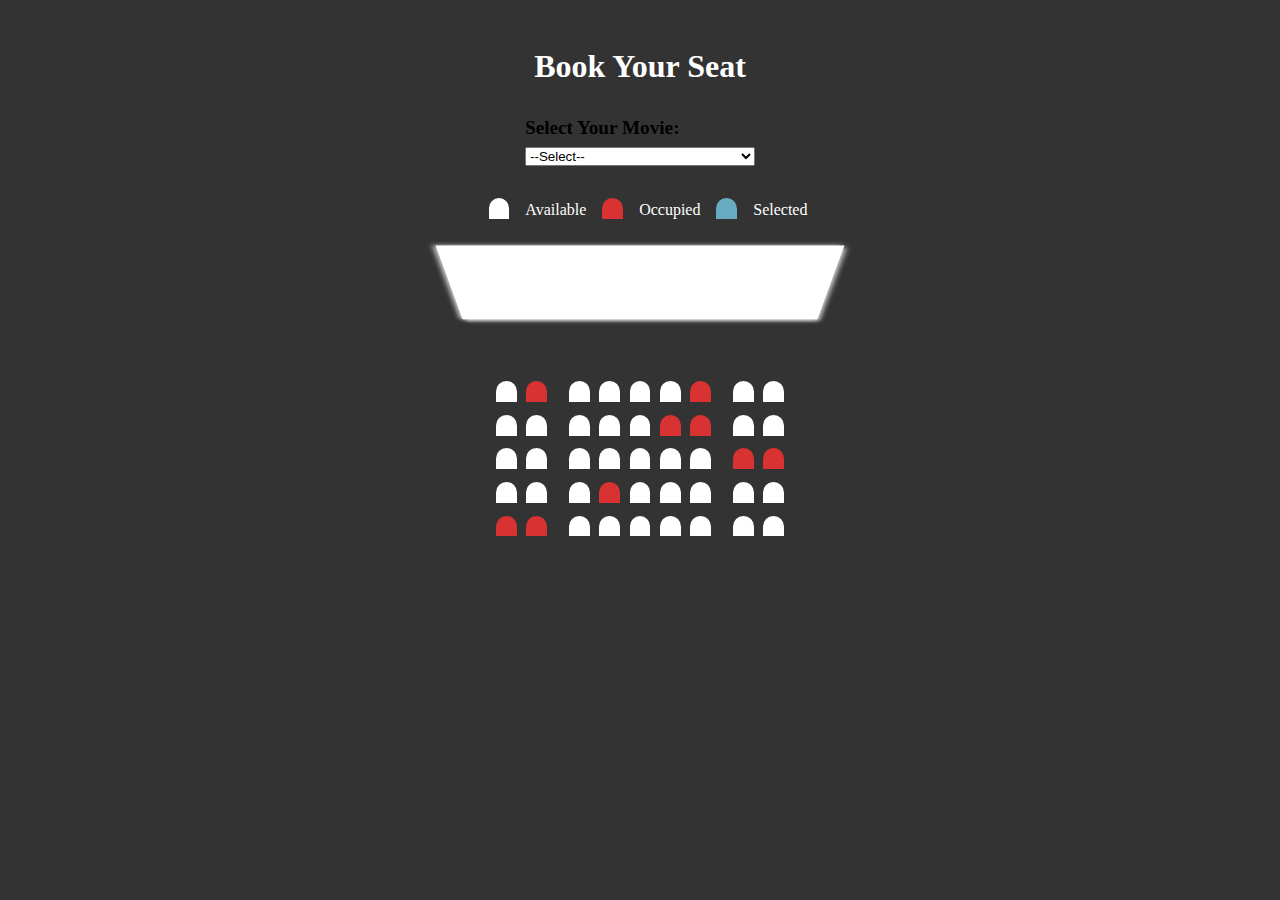
<file: Basic Movie Booking System/index.html>
<!DOCTYPE html>
<html lang="en">
<head>
    <meta charset="UTF-8">
    <meta http-equiv="X-UA-Compatible" content="IE=edge">
    <meta name="viewport" content="width=device-width, initial-scale=1.0">
    <link rel="stylesheet" href="styles.css">
    <title>Basic Movie Booking System</title>
</head>
<body>
    <div class="main-container">
        <h2>Book Your Seat</h2>
        <div class="movie-book-container">
            <div class="movie-select">
                <label for="movies">Select Your Movie:</label>
                <select name="movies" id="movies">
                    <option value="0">--Select--</option>
                    <option value="300">Dark Knight - Rs. 300</option>
                    <option value="400">Avengers Rs. 400</option>
                    <option value="350">Kashmir Files - Rs. 350</option>
                    <option value="250">RRR - Rs. 250</option>
                </select>
            </div>
            
            <div class="seat-info">
                <div class="available"></div>
                <span>Available</span>
                <div class="occupied"></div>
                <span>Occupied</span>
                <div class="selected"></div>
                <span>Selected</span>
            </div>
            <div class="screen-container">
                <div class="movie-screen"></div>
            </div>
            <div class="seats-container">
                <div class="seats-row">
                    <div class="seat"></div>
                    <div class="seat occupied"></div> &nbsp;&nbsp;&nbsp;
                    <div class="seat"></div>
                    <div class="seat"></div>
                    <div class="seat"></div>
                    <div class="seat"></div>
                    <div class="seat occupied"></div> &nbsp;&nbsp;&nbsp;
                    <div class="seat"></div> 
                    <div class="seat"></div>
                </div>
                <div class="seats-row">
                    <div class="seat"></div>
                    <div class="seat"></div> &nbsp;&nbsp;&nbsp;
                    <div class="seat"></div>
                    <div class="seat"></div>
                    <div class="seat"></div>
                    <div class="seat occupied"></div>
                    <div class="seat occupied"></div> &nbsp;&nbsp;&nbsp;
                    <div class="seat"></div>
                    <div class="seat"></div>
                </div>
                <div class="seats-row">
                    <div class="seat"></div>
                    <div class="seat"></div> &nbsp;&nbsp;&nbsp;
                    <div class="seat"></div>
                    <div class="seat"></div>
                    <div class="seat"></div>
                    <div class="seat"></div>
                    <div class="seat"></div> &nbsp;&nbsp;&nbsp;
                    <div class="seat occupied"></div>
                    <div class="seat occupied"></div>
                </div>
                <div class="seats-row">
                    <div class="seat"></div>
                    <div class="seat"></div> &nbsp;&nbsp;&nbsp;
                    <div class="seat"></div>
                    <div class="seat occupied"></div>
                    <div class="seat"></div>
                    <div class="seat"></div>
                    <div class="seat"></div> &nbsp;&nbsp;&nbsp;
                    <div class="seat"></div>
                    <div class="seat"></div>
                </div>
                <div class="seats-row">
                    <div class="seat occupied"></div>
                    <div class="seat occupied"></div> &nbsp;&nbsp;&nbsp;
                    <div class="seat"></div>
                    <div class="seat"></div>
                    <div class="seat"></div>
                    <div class="seat"></div>
                    <div class="seat"></div> &nbsp;&nbsp;&nbsp;
                    <div class="seat"></div>
                    <div class="seat"></div>
                </div>
            </div>   
        </div>
        <div class="displayPrice">
            <h3></h3>
        </div>
    </div>

    <script src="app.js"></script>
</body>
</html>
</file>
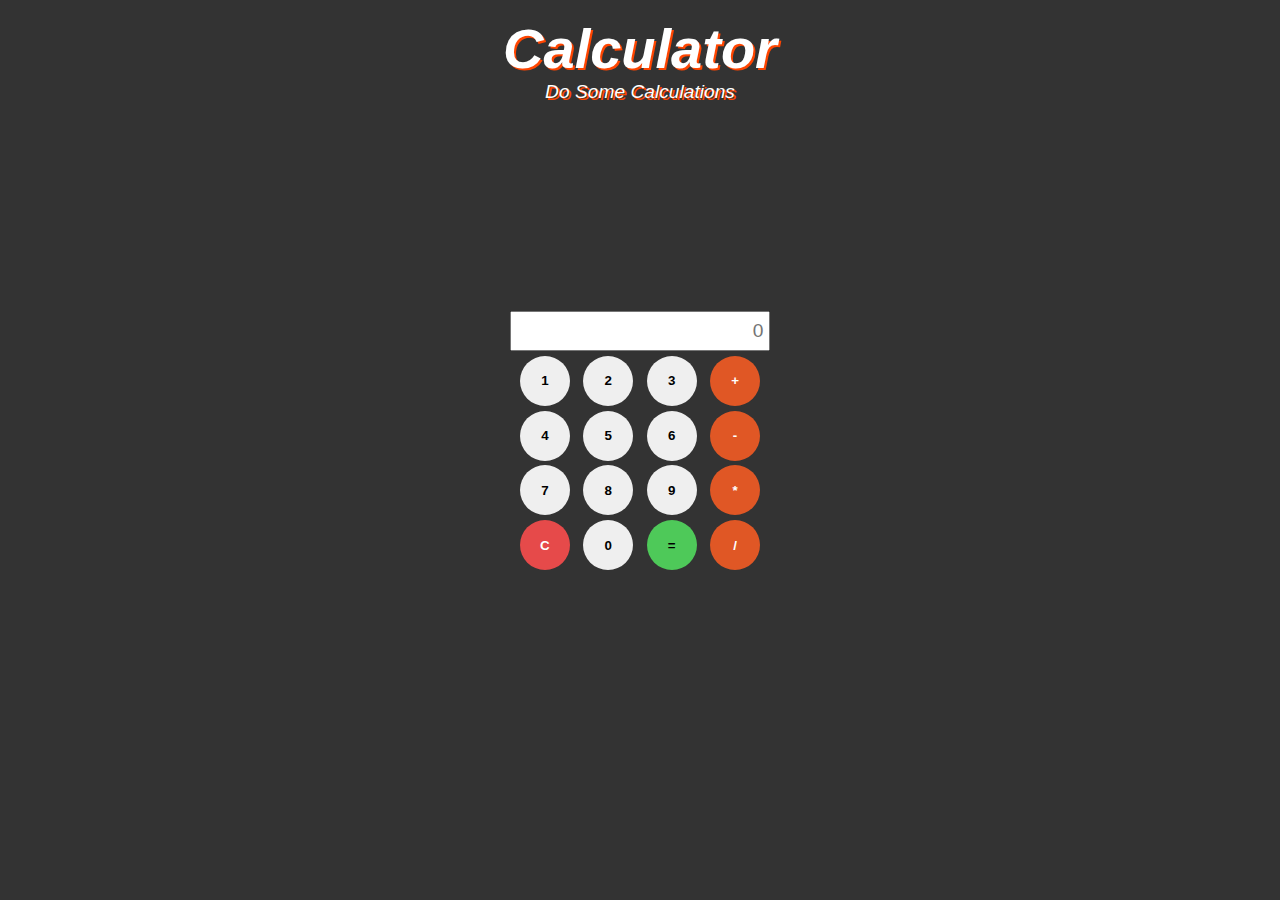
<file: Calculator/index.html>
<!DOCTYPE html>
<html lang="en">
<head>
    <meta charset="UTF-8">
    <meta http-equiv="X-UA-Compatible" content="IE=edge">
    <meta name="viewport" content="width=device-width, initial-scale=1.0">
    <link rel="stylesheet" href="styles.css">
    <title>Calculator</title>
</head>
<body>
    <div id="header">
        <h2 id = "heading"><i>Calculator</i></h2>
        <p><i>Do Some Calculations</i></p>
    </div>

    <div class="container">
        <div class="calc-container">
            <div class="row display">
                <input type="text" placeholder = 0>
            </div>
            <div class="row first_row">
                <button class="operand">1</button>
                <button class="operand">2</button>
                <button class="operand">3</button>
                <button class="operator">+</button>
            </div>
            <div class="row second_row">
                <button class="operand">4</button>
                <button class="operand">5</button>
                <button class="operand">6</button>
                <button class="operator">-</button>
            </div>
            <div class="row third_row">
                <button class="operand">7</button>
                <button class="operand">8</button>
                <button class="operand">9</button>
                <button class="operator">*</button>
            </div>
            <div class="row fourth-row">
                <button class="reset">C</button>
                <button class="operand">0</button>
                <button class="equal">=</button>
                <button class="operator">/</button>
            </div>
        </div> 
    </div>

    <script src="app.js"></script>
</body>
</html>
</file>
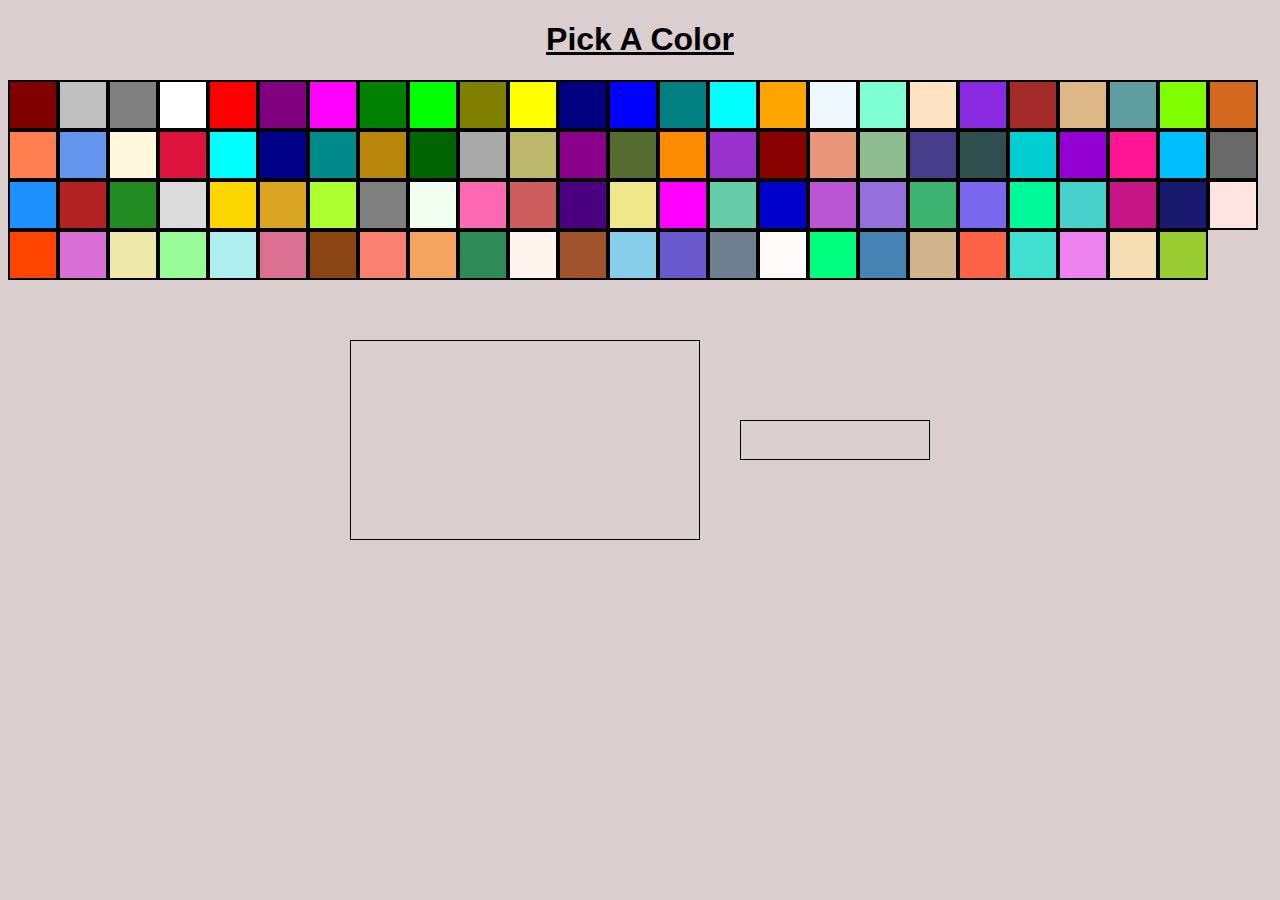
<file: Color Picker/index.html>
<!DOCTYPE html>
<html lang="en">
<head>
    <meta charset="UTF-8">
    <meta http-equiv="X-UA-Compatible" content="IE=edge">
    <meta name="viewport" content="width=device-width, initial-scale=1.0">
    <title>Color Picker</title>
    <link rel="stylesheet" href="styles.css">
</head>
<body>
    <h1><u>Pick A Color</u></h1>
    <div id="color-container"></div>
    <div id = "output">
        <div id = "color-display"></div>
        <div id = "colorName-display"></div>
    </div> 
    <script src="script.js"></script>
</body>
</html>
</file>
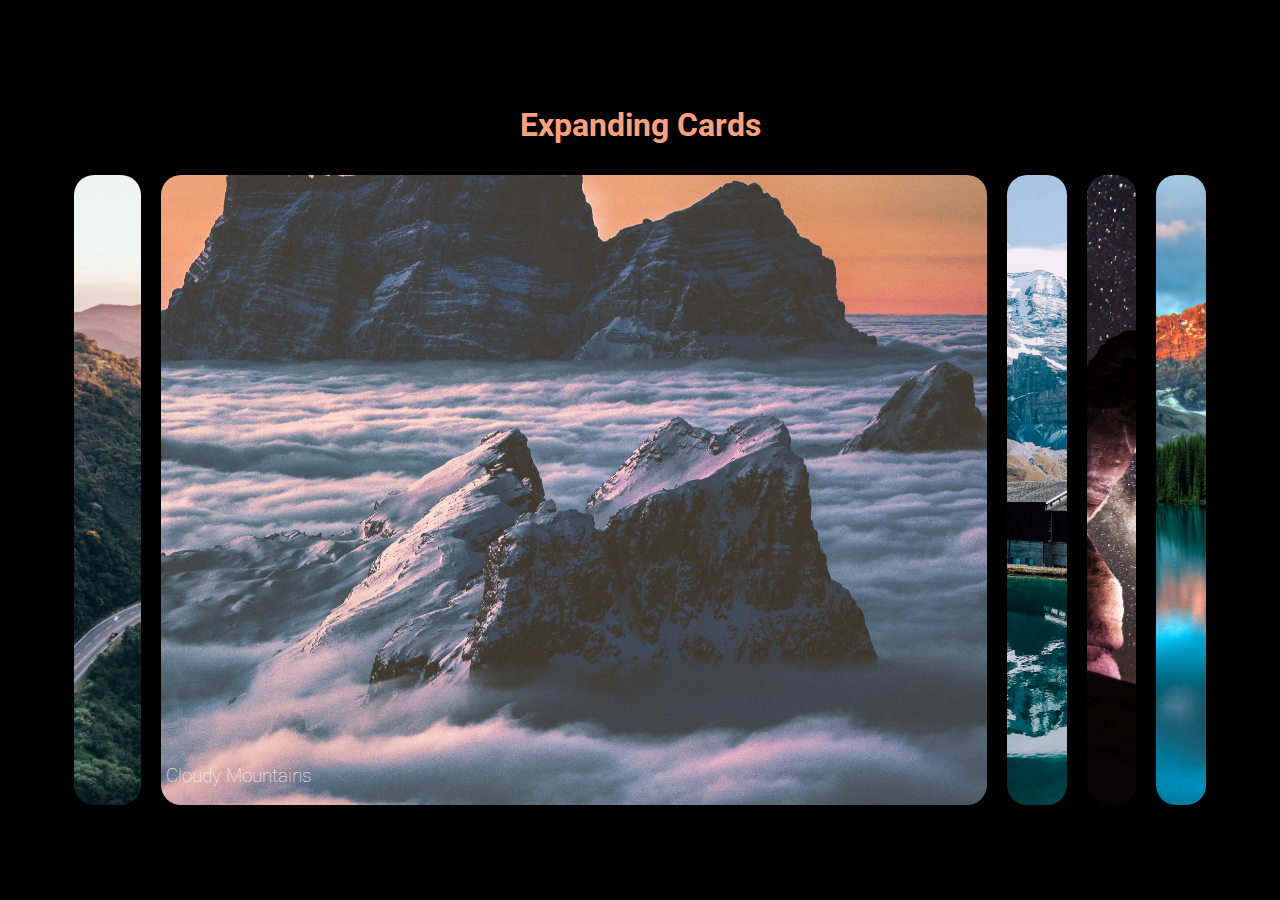
<file: Expanding Cards/index.html>
<!DOCTYPE html>
<html lang="en">
<head>
    <meta charset="UTF-8">
    <meta http-equiv="X-UA-Compatible" content="IE=edge">
    <meta name="viewport" content="width=device-width, initial-scale=1.0">
    <link rel="stylesheet" href="https://cdnjs.cloudflare.com/ajax/libs/font-awesome/6.0.0-beta3/css/all.min.css" integrity="sha512-Fo3rlrZj/k7ujTnHg4CGR2D7kSs0v4LLanw2qksYuRlEzO+tcaEPQogQ0KaoGN26/zrn20ImR1DfuLWnOo7aBA==" crossorigin="anonymous" referrerpolicy="no-referrer" />
    <link rel="stylesheet" href="styles.css">
    <title>Expanding Cards</title>
</head>
<body>
    <h1>Expanding Cards</h1>
    <div class="img-container">
        <div class = "img-item" style="background-image: url(images/A\ Road\ To\ Heaven.jpg);">
            <h3>A Road To Heaven</h3>
        </div>
        <div class = "img-item active" style="background-image: url(images/Cloudy\ Mountains.jpg);">
            <h3>Cloudy Mountains</h3>
        </div>
        <div class = "img-item" style = "background-image: url(images/Dream\ Place\ To\ Live.jpg);">
            <h3>Dream Place</h3>
        </div>
        <div class = "img-item" style = "background-image: url(images/Night\ Stars.jpg);">
            <h3>Night Stars</h3>
        </div>
        <div class = "img-item" style = "background-image: url(images/Shiny\ Lake.jpg);">
            <h3>Shiny Lake</h3>
        </div>
    </div>
    <script src="script.js"></script>
</body>
</html>
</file>
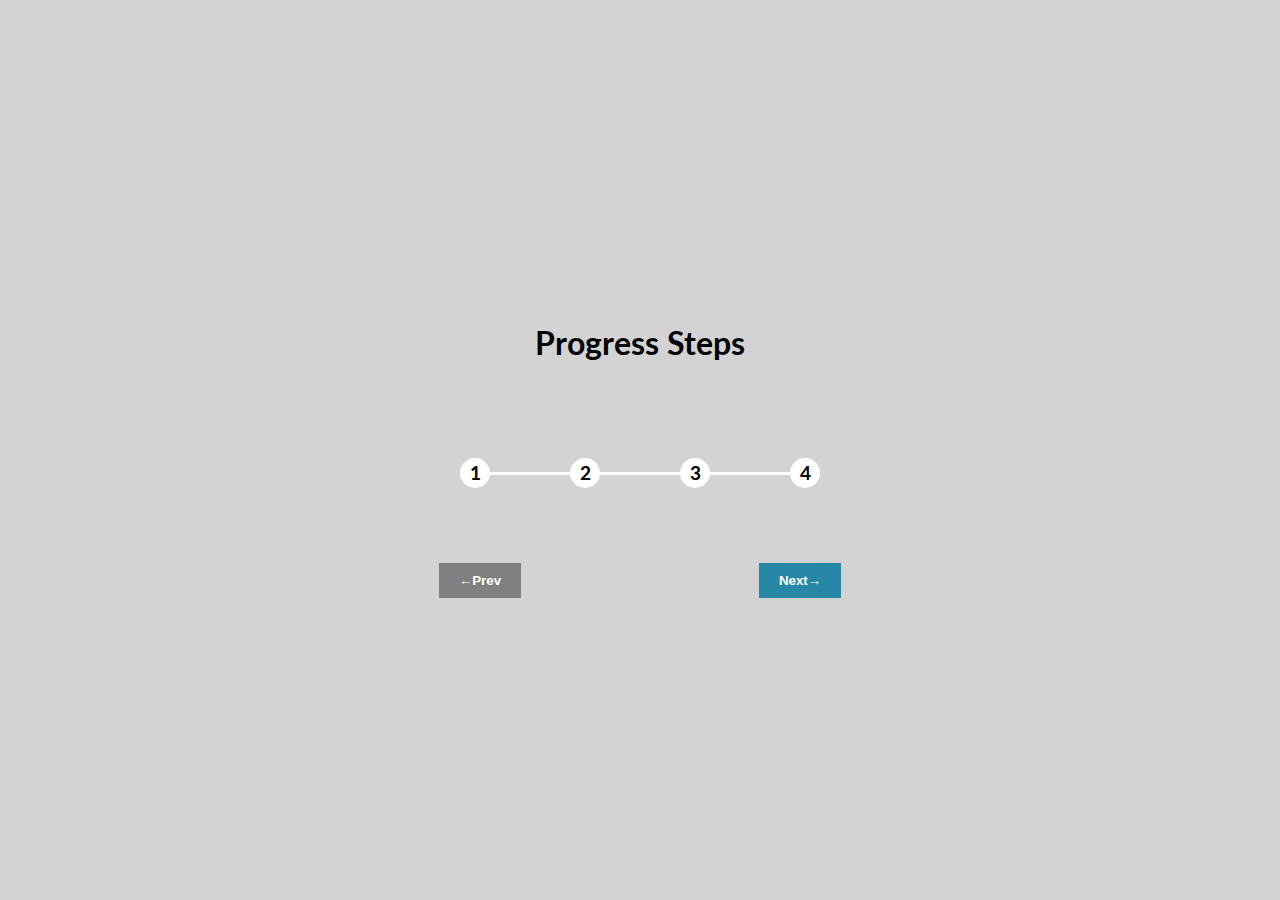
<file: Progress Steps/index.html>
<!DOCTYPE html>
<html lang="en">
<head>
    <meta charset="UTF-8">
    <meta http-equiv="X-UA-Compatible" content="IE=edge">
    <meta name="viewport" content="width=device-width, initial-scale=1.0">
    <link rel="stylesheet" href="https://cdnjs.cloudflare.com/ajax/libs/font-awesome/6.0.0-beta3/css/all.min.css" integrity="sha512-Fo3rlrZj/k7ujTnHg4CGR2D7kSs0v4LLanw2qksYuRlEzO+tcaEPQogQ0KaoGN26/zrn20ImR1DfuLWnOo7aBA==" crossorigin="anonymous" referrerpolicy="no-referrer" />
    <link rel="stylesheet" href="styles.css">
    <title>Progress Steps</title>
</head>
<body>
    <h1>Progress Steps</h1>
    <div class="progress-steps">
        <div class="progress-step">
            <h3>1</h3>
        </div>
        <div class="line"></div>
        <div class="progress-step">
            <h3>2</h3>
        </div>
        <div class="line"></div>
        <div class="progress-step">
            <h3>3</h3>
        </div>
        <div class="line"></div>
        <div class="progress-step">
            <h3>4</h3>
        </div>
    </div>
    <div class="btn-section">
        <button class = "primary-btn" id="prev" disabled>&#x2190Prev</button>
        <button class = "primary-btn" id="next">Next&#x2192</button>
    </div>
    
    <script src="script.js"></script>
</body>
</html>
</file>
<file: Basic Movie Booking System/styles.css>
:root{
    --primary-color: #333;
    --occupied-seat: rgb(216, 50, 50);
    --selected-seat: rgb(105, 172, 194);
}

*{
    padding: 0px;
    margin: 0px;
    box-sizing: border-box;
}

body{
    background-color: var(--primary-color);
}

.main-container{
    height: 100vh;
    display: flex;
    flex-direction: column;
    align-items: center;
}

.main-container > .movie-book-container{
    display: flex;
    flex-direction: column;
    align-items: center;
}

.main-container > h2{
    font-size: 2rem;
    color: white;
    margin: 3rem 1rem 2rem 1rem;
}

.main-container > .movie-book-container > .movie-select{
    display: flex;
    flex-direction: column;
    font-weight: bold;
    font-size: 1.2rem;
}

.main-container > .movie-book-container > .movie-select > label{
    font-weight: bold;
    font-size: 1.2rem;
    margin-bottom: 0.5rem;
}

.main-container > .movie-book-container > .movie-select > #movies{
    width: 230px;
    outline: 0px;
}

.main-container > .movie-book-container > .seat-info{
    display: flex;
}

.main-container > .movie-book-container > .seat-info > .available, .occupied, .selected{
    margin: 2rem 1rem 1rem 1rem;
    height: 1.3rem;
    width: 1.3rem;
    background-color: white;
    border-top-left-radius: 15px;
    border-top-right-radius: 15px;
}

.main-container > .movie-book-container > .seat-info > span{
    margin-top: 2.2rem;
    color: white;
}


.occupied{
    background-color: var(--occupied-seat) !important;
}

.selected{
    background-color: var(--selected-seat) !important;
}

.main-container > .movie-book-container > .screen-container{
    perspective: 500px;
}

.main-container > .movie-book-container > .screen-container > .movie-screen{
    width: 380px;
    height: 100px;
    background-color: white;
    margin: 0rem 1rem 2.5rem 1rem;
    transform: rotateX(-45deg);
    box-shadow: 3px 3px 5px rgb(255, 255, 255, 0.7), -3px 0px 5px rgb(255, 255, 255, 0.7);
}

.main-container > .movie-book-container > .seats-container > .seats-row {
    display: flex;
    margin-left: 1rem;
    margin-right: 1rem;
}

.main-container > .movie-book-container > .seats-container > .seats-row > .seat{
    width: 1.3rem;
    height: 1.3rem;
    background-color: white;
    margin: 0.4rem 0.3rem;
    border-top-left-radius: 15px;
    border-top-right-radius: 15px;
    cursor: pointer;
}

.main-container > .displayPrice{
    color: rgb(0, 0, 0);
    width: 380px;
    height: 20px;
    margin: 2rem;
    font-size: 17px;
}

.displayPrice > h3 > span{
    color: white;
}
</file>
<file: Color Picker/styles.css>
*
{
    box-sizing: border-box;
}


body
{
    font-family: Verdana, Geneva, Tahoma, sans-serif;
    background-color: rgb(218, 206, 206);
}

h1
{
    text-align: center;
}

#color-container
{
    display: flex;
    flex-wrap : wrap;

}

.colorBox
{
    flex-direction: row;
    width: 50px;
    height: 50px;
    cursor: pointer;
    border: 2px solid black;
}

#output
{
    display:flex;
    margin: 40px auto;
    flex-direction: row;
    justify-content: center;
    align-items: center;
}

#color-display
{
    border: 1px solid black;
    width: 350px;
    height: 200px;
    margin: 20px;
}

#colorName-display
{
    border: 1px solid black;
    height: 40px;
    width: 190px;
    margin: 20px;
    text-align: center;
    font-weight: bold;
}
</file>
<file: Expanding Cards/styles.css>
@import url('https://fonts.googleapis.com/css2?family=Roboto:wght@400;700&display=swap');


*
{
    box-sizing: border-box;
}

body
{
    font-family: 'Roboto';
    display: flex;
    flex-direction: column;
    align-items: center;
    justify-content: center;
    height: 100vh;
    overflow: hidden;
    margin: 0px;
    background-color: black;
}

h1
{
    color: lightsalmon;
}

.img-container
{
    display: flex;
    width: 90vw;
    justify-content: center;
    align-items: center;
}

.img-item
{
    background-size: cover;
    background-repeat: no-repeat;
    background-position: center;
    height: 70vh;
    color: white;
    border-radius: 20px;
    margin: 10px;
    flex: 0.6;
    display: flex;
    align-items: flex-end;
    cursor: pointer;
    transition: 1.5s ease-in;
}

.img-item h3
{
    color: whitesmoke;
    font-weight: 10;
    padding-left: 5px;
    opacity: 0;
}

.img-item.active
{
    flex: 10;
}

.img-item.active h3
{
    opacity: 1;
}

@media(max-width : 640px)
{
    .img-container
    {
        display: flex;
        flex-direction: column; 
        justify-content: center;
        align-items: center;
        height: 75vh;
    }

    .img-item
    {
        background-size: cover;
        background-repeat: no-repeat;
        background-position: center;
        width: 70vw;
        color: white;
        border-radius: 20px;
        margin: 10px;
        flex: 0.6;
        display: flex;
        align-items: flex-end;
        cursor: pointer;
        transition: 1.5s ease-in;
    }
}
</file>
<file: Progress Steps/styles.css>
@import url('https://fonts.googleapis.com/css2?family=Lato:wght@300&display=swap');

:root
{
    --primary-color: rgb(39, 135, 167);
}

*
{
    box-sizing: border-box;
}

body
{
    font-family: 'Lato', sans-serif;
    display:flex;
    flex-direction: column;
    align-items: center;
    justify-content: center;
    height: 100vh;
    overflow: hidden;
    margin: 0px;
    background-color: lightgray;
}

.progress-steps
{
    display: flex;
    width: 50vw;
    height: 20vh;
    align-items: center;
    justify-content: center;
}

.progress-step
{
    background-color: white;
    width: 30px;
    height: 30px;
    border-radius: 50%;
    display:flex;
    justify-content: center;
    align-items: center;
    transition: 0.2s ease-in;
}

.line
{
    background-color: white;
    width: 80px;
    height: 3px;
    transition: 0.5s ease-in;
}

.btn-section
{
    width: 30vw;
    display:flex;
    width: 50vw;
    justify-content: space-around;
}

.primary-btn
{
    border: none;
    font-weight: bold;
    padding : 10px 20px;
    background-color: var(--primary-color);
    color: white;
    cursor: pointer;
}

.primary-btn:hover
{
    background-color: rgb(37, 118, 145);
}


.primary-btn:disabled
{
    background-color: grey;
    cursor: not-allowed;
}


.progress-step.active
{
    background-color: var(--primary-color);
    color: white;
    transition: 0.2s ease-in;
}

.line.active
{
    background-color: var(--primary-color);
    transition: 0.5s ease-in;
}
</file>
<file: Calculator/styles.css>
:root{
    --primary-color: orangered;
    --lightgrey: lightgrey;
    --reset-color: rgb(230, 74, 74);
    --operator-color: rgb(224, 87, 37);
    --operator-dark-color: rgb(202, 76, 30);
    --reset-dark-color: rgb(218, 50, 50);
    --result : rgb(78, 201, 89);
    --dark-result : rgb(55, 190, 67);
}

*{
    margin: 0;
    padding: 0;
    box-sizing: border-box;
}

body
{
    font-family: Arial, Helvetica, sans-serif;
    background-color: #333;
    overflow: hidden;
}

#header{
    color: white;
    display: flex;
    flex-direction: column;
    align-items: center;
    justify-content: center;
    margin-top: 1rem;
    text-shadow: 2px 2px var(--primary-color);
}

#header #heading{
    font-size: 3.5rem;
}

#header > p{
    font-size: 1.2rem;
}

.container{
    display: flex;
    flex-direction: column;
    height: 75vh;
    width: 100vw;
    align-items: center;
    justify-content: center;
}

.container > .calc-container .row{
    display: flex;
    width: 100%;
    justify-content: space-evenly;
    align-items: center;
    margin: 0.3rem 0rem;
}

.container > .calc-container .display > input{
    width: 100%;
    height: 2.5rem;
    outline: none;
    font-size: 1.2rem;
    padding-left: 0.3rem;
    padding-right: 0.3rem;
    text-align: right;
}

.container > .calc-container .row > button{
    height: 50px;
    width: 50px;
    border-radius: 50%;
    border: none;
    font-weight: bolder;
    margin: 0rem 0.2rem;
} 

.container > .calc-container .row > button:hover{
    background-color: var(--lightgrey);
    cursor: pointer;
} 

.container > .calc-container .row > .equal{
    background-color: var(--result);
    color: black;
}

.container > .calc-container .row > .equal:hover{
    background-color: var(--dark-result);
    color: white;
}

.container > .calc-container > .row > .operator{
    background-color: var(--operator-color);
    color: white;
}

.container > .calc-container > .row > .operator:hover{
    background-color: var(--operator-dark-color);
    color: white;
}

.container > .calc-container > .row > .reset{
    background-color: var(--reset-color);
    color: white;
}

.container > .calc-container > .row > .reset:hover{
    background-color: var(--reset-dark-color);
    color: white;
}
</file>
